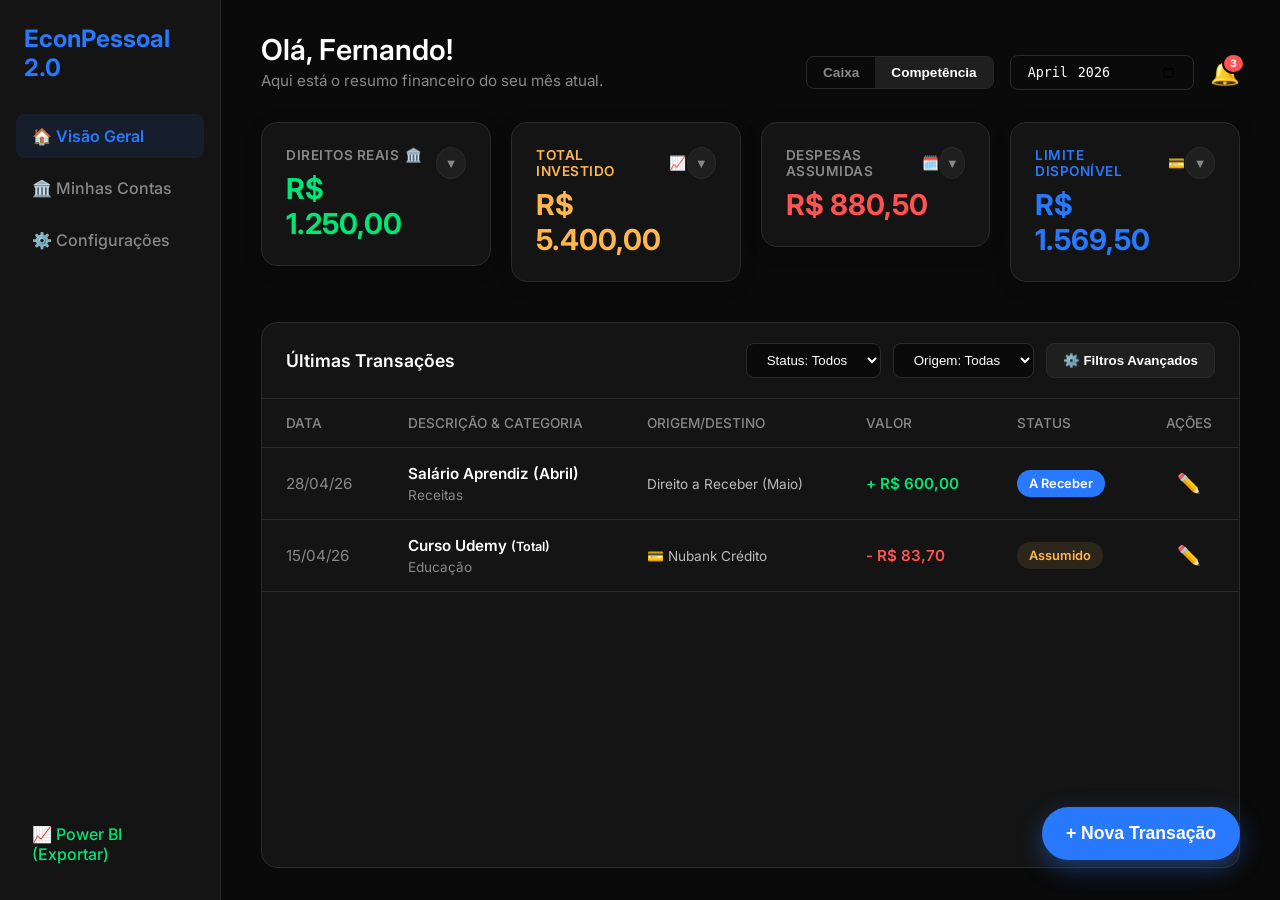
<file: Econfinancas3/mockup.html>
<!DOCTYPE html>
<html lang="pt-BR">
<head>
    <meta charset="UTF-8">
    <meta name="viewport" content="width=device-width, initial-scale=1.0">
    <title>EconPessoal 2.0 - Protótipo Integral (Versão Consolidada)</title>
    <link href="https://fonts.googleapis.com/css2?family=Inter:wght@300;400;500;600;700&display=swap" rel="stylesheet">
    
    <style>
        :root {
            --bg-base: #0a0a0a;
            --bg-panel: #141414;
            --bg-hover: #1f1f1f;
            --text-main: #ffffff;
            --text-muted: #888888;
            --border-color: #2a2a2a;
            
            --accent-primary: #2979ff; 
            --accent-green: #00e676; 
            --accent-green-bg: rgba(0, 230, 118, 0.1);
            --accent-red: #ff5252; 
            --accent-red-bg: rgba(255, 82, 82, 0.1);
            --accent-warn: #ffb74d; 
            --accent-warn-bg: rgba(255, 183, 77, 0.1);

            --sidebar-width: 260px;
        }

        * { box-sizing: border-box; margin: 0; padding: 0; }
        body { font-family: 'Inter', sans-serif; background-color: var(--bg-base); color: var(--text-main); display: flex; height: 100vh; overflow: hidden; }

        /* Botões e Helpers Globais */
        .btn-primary { background-color: var(--accent-primary); color: white; border: none; padding: 10px 20px; border-radius: 8px; font-weight: 600; cursor: pointer; transition: 0.2s; }
        .btn-primary:hover { background-color: #1c54b2; }
        .fab-button { position: absolute; bottom: 40px; right: 40px; background-color: var(--accent-primary); color: white; border: none; border-radius: 50px; padding: 16px 24px; font-size: 1.1rem; font-weight: 600; display: flex; align-items: center; gap: 12px; cursor: pointer; box-shadow: 0 8px 24px rgba(41, 121, 255, 0.4); transition: transform 0.2s; z-index: 100; }
        .fab-button:hover { transform: translateY(-3px); box-shadow: 0 12px 28px rgba(41, 121, 255, 0.5); }
        
        .page-header { margin-bottom: 32px; display: flex; justify-content: space-between; align-items: flex-end; }
        .page-header h1 { font-size: 1.8rem; font-weight: 600; }
        .page-header p { color: var(--text-muted); margin-top: 4px; font-size: 0.95rem; }

        .val-positive { color: var(--accent-green) !important; }
        .val-negative { color: var(--accent-red) !important; }
        .val-warn { color: var(--accent-warn) !important; }

        /* Componentes de Cabeçalho (Toggle e Notificações) */
        .toggle-group { display: flex; background: var(--bg-base); border: 1px solid var(--border-color); border-radius: 8px; overflow: hidden; }
        .toggle-btn { background: transparent; border: none; color: var(--text-muted); padding: 8px 16px; font-size: 0.85rem; font-weight: 600; cursor: pointer; transition: 0.2s; }
        .toggle-btn.active { background: var(--bg-hover); color: var(--text-main); }
        .notification-badge { position: absolute; top: -5px; right: -5px; background: var(--accent-red); color: white; border-radius: 50%; font-size: 0.65rem; padding: 2px 6px; font-weight: 700; border: 2px solid var(--bg-base); }

        /* Sidebar e Layout Base */
        .sidebar { width: var(--sidebar-width); background-color: var(--bg-panel); border-right: 1px solid var(--border-color); display: flex; flex-direction: column; padding: 24px 0; z-index: 10; }
        .brand { padding: 0 24px 32px 24px; font-size: 1.5rem; font-weight: 700; color: var(--accent-primary); display: flex; align-items: center; gap: 10px; }
        .nav-menu { list-style: none; display: flex; flex-direction: column; gap: 8px; padding: 0 16px; }
        .nav-item { display: flex; align-items: center; gap: 12px; padding: 12px 16px; color: var(--text-muted); text-decoration: none; border-radius: 8px; font-weight: 500; transition: all 0.2s ease; cursor: pointer; }
        .nav-item:hover { background-color: var(--bg-hover); color: var(--text-main); }
        .nav-item.active { background-color: rgba(41, 121, 255, 0.1); color: var(--accent-primary); font-weight: 600; }
        .sidebar-spacer { flex-grow: 1; }

        .main-content { flex-grow: 1; display: flex; flex-direction: column; overflow-y: auto; padding: 32px 40px; position: relative; }
        .view { display: none; flex-direction: column; flex-grow: 1; animation: fadeIn 0.3s ease; }
        .view.active { display: flex; }
        @keyframes fadeIn { from { opacity: 0; transform: translateY(10px); } to { opacity: 1; transform: translateY(0); } }
    </style>
</head>
<body>

    <aside class="sidebar">
        <div class="brand">EconPessoal 2.0</div>
        
        <ul class="nav-menu">
            <li class="nav-item active" onclick="switchView('view-dashboard', this)">🏠 Visão Geral</li>
            <li class="nav-item" onclick="switchView('view-accounts', this)">🏛️ Minhas Contas</li>
            <li class="nav-item" onclick="switchView('view-settings', this)">⚙️ Configurações</li>
        </ul>

        <div class="sidebar-spacer"></div>

        <ul class="nav-menu">
            <li class="nav-item" style="color: var(--accent-green);" onclick="alert('Isso fará o download do CSV para o Power BI')">📈 Power BI (Exportar)</li>
        </ul>
    </aside>

    <main class="main-content">
        
        <style>
            /* ESTILOS DO DASHBOARD E NOTIFICAÇÕES */
            .summary-grid { display: grid; grid-template-columns: repeat(4, 1fr); gap: 20px; margin-bottom: 40px; align-items: start; }
            .summary-card { background-color: var(--bg-panel); border: 1px solid var(--border-color); border-radius: 16px; padding: 24px; box-shadow: 0 4px 20px rgba(0,0,0,0.1); transition: 0.3s; }
            .card-top-row { display: flex; justify-content: space-between; align-items: flex-start; }
            .summary-card-title { color: var(--text-muted); font-size: 0.85rem; font-weight: 600; text-transform: uppercase; letter-spacing: 0.5px; margin-bottom: 8px; display: flex; align-items: center; gap: 6px;}
            .summary-card-value { font-size: 1.8rem; font-weight: 700; }
            
            .btn-toggle-details { background: var(--bg-hover); border: 1px solid var(--border-color); color: var(--text-muted); width: 32px; height: 32px; border-radius: 50%; display: flex; align-items: center; justify-content: center; cursor: pointer; transition: 0.2s; font-size: 0.8rem; }
            .btn-toggle-details:hover { color: var(--text-main); background: var(--border-color); transform: translateY(-2px); }
            .card-details { display: none; margin-top: 16px; padding-top: 16px; border-top: 1px dashed var(--border-color); font-size: 0.9rem; color: var(--text-muted); }
            .card-details.show { display: block; animation: fadeIn 0.3s ease; }
            .detail-row { display: flex; justify-content: space-between; margin-bottom: 8px; align-items: center; }

            .table-section { background-color: var(--bg-panel); border: 1px solid var(--border-color); border-radius: 16px; display: flex; flex-direction: column; flex-grow: 1; overflow: hidden; }
            .table-toolbar { padding: 20px 24px; border-bottom: 1px solid var(--border-color); display: flex; justify-content: space-between; align-items: center; }
            .filters { display: flex; gap: 12px; }
            .filter-select { background-color: var(--bg-base); border: 1px solid var(--border-color); color: var(--text-main); padding: 8px 16px; border-radius: 8px; outline: none; cursor: pointer; }

            .data-table { width: 100%; border-collapse: collapse; text-align: left; }
            .data-table th { padding: 16px 24px; color: var(--text-muted); font-weight: 500; font-size: 0.85rem; text-transform: uppercase; border-bottom: 1px solid var(--border-color); }
            .data-table td { padding: 16px 24px; border-bottom: 1px solid var(--border-color); font-size: 0.95rem; vertical-align: middle; }
            .data-table tr:hover td { background-color: rgba(255,255,255,0.02); }

            .badge { padding: 6px 12px; border-radius: 20px; font-size: 0.8rem; font-weight: 600; display: inline-block; }
            .badge-paid { background-color: var(--accent-green-bg); color: var(--accent-green); }
            .badge-open { background-color: var(--accent-warn-bg); color: var(--accent-warn); }
            .desc-text { font-weight: 600; }
            .cat-text { color: var(--text-muted); font-size: 0.85rem; margin-top: 4px; }
            .src-text { font-size: 0.85rem; color: #bbb; display: flex; align-items: center; gap: 6px;}
            .action-btn { background: transparent; border: none; cursor: pointer; font-size: 1.2rem; transition: 0.2s; padding: 4px; border-radius: 4px; }
            .action-btn:hover { background: var(--border-color); }

            /* Painel Flutuante de Notificações */
            .notification-wrapper { position: relative; display: flex; align-items: center; }
            .notifications-dropdown { display: none; position: absolute; top: 40px; right: 0; width: 320px; background: var(--bg-panel); border: 1px solid var(--border-color); border-radius: 12px; box-shadow: 0 10px 30px rgba(0,0,0,0.8); z-index: 200; flex-direction: column; animation: fadeIn 0.2s ease; }
            .notifications-dropdown.show { display: flex; }
            .notif-header { padding: 16px; border-bottom: 1px solid var(--border-color); font-weight: 600; font-size: 0.95rem; display: flex; justify-content: space-between; align-items: center; }
            .notif-mark-read { font-size: 0.75rem; color: var(--accent-primary); cursor: pointer; font-weight: normal; }
            .notif-mark-read:hover { text-decoration: underline; }
            .notif-item { padding: 16px; border-bottom: 1px solid var(--border-color); display: flex; gap: 12px; cursor: pointer; transition: 0.2s; }
            .notif-item:hover { background: var(--bg-hover); }
            .notif-item:last-child { border-bottom: none; }
            .notif-icon { font-size: 1.2rem; display: flex; align-items: flex-start; }
            .notif-content { display: flex; flex-direction: column; gap: 4px; }
            .notif-title { font-size: 0.85rem; font-weight: 600; color: var(--text-main); }
            .notif-desc { font-size: 0.75rem; color: var(--text-muted); line-height: 1.4; }
        </style>

        <section id="view-dashboard" class="view active">
            
            <div class="page-header">
                <div>
                    <h1>Olá, Fernando!</h1>
                    <p>Aqui está o resumo financeiro do seu mês atual.</p>
                </div>
                <div style="display: flex; gap: 16px; align-items: center;">
                    <div class="toggle-group">
                        <button class="toggle-btn" onclick="toggleRegime(this, 'Caixa')">Caixa</button>
                        <button class="toggle-btn active" onclick="toggleRegime(this, 'Competência')">Competência</button>
                    </div>
                    <input type="month" class="filter-select" value="2026-04">
                    
                    <div class="notification-wrapper">
                        <div style="position: relative; cursor: pointer;" title="Notificações e Alertas" onclick="toggleNotifications()">
                            <span style="font-size: 1.5rem;">🔔</span>
                            <span class="notification-badge">3</span>
                        </div>
                        <div class="notifications-dropdown" id="notifDropdown">
                            <div class="notif-header">
                                Alertas do Sistema
                                <span class="notif-mark-read" onclick="alert('Limpando painel...')">Limpar</span>
                            </div>
                            <div class="notif-item">
                                <div class="notif-icon">⚠️</div>
                                <div class="notif-content">
                                    <span class="notif-title" style="color: var(--accent-red);">Limite Excedido!</span>
                                    <span class="notif-desc">Seu cartão Itaú Master ultrapassou o limite em R$ 200,00.</span>
                                </div>
                            </div>
                            <div class="notif-item">
                                <div class="notif-icon">🗓️</div>
                                <div class="notif-content">
                                    <span class="notif-title" style="color: var(--accent-warn);">Fatura Próxima</span>
                                    <span class="notif-desc">A fatura do Nubank vence em 8 dias (20/04). O saldo atual é suficiente.</span>
                                </div>
                            </div>
                            <div class="notif-item">
                                <div class="notif-icon">⚖️</div>
                                <div class="notif-content">
                                    <span class="notif-title" style="color: var(--accent-primary);">Conciliação Pendente</span>
                                    <span class="notif-desc">Há mais de 15 dias você não checa o saldo real do Itaú Corrente.</span>
                                </div>
                            </div>
                        </div>
                    </div>
                </div>
            </div>

            <div class="summary-grid">
                <div class="summary-card">
                    <div class="card-top-row">
                        <div>
                            <div class="summary-card-title">Direitos Reais <span>🏛️</span></div>
                            <div class="summary-card-value val-positive">R$ 1.250,00</div>
                        </div>
                        <button class="btn-toggle-details" title="Expandir detalhes" onclick="toggleDetails('details-banks', this)">▼</button>
                    </div>
                    <div class="card-details" id="details-banks">
                        <div class="detail-row"><span>Nubank Conta</span><span class="val-positive">R$ 650,00</span></div>
                        <div class="detail-row"><span>Itaú Corrente</span><span class="val-positive">R$ 600,00</span></div>
                    </div>
                </div>

                <div class="summary-card">
                    <div class="card-top-row">
                        <div>
                            <div class="summary-card-title" style="color: var(--accent-warn);">Total Investido <span>📈</span></div>
                            <div class="summary-card-value val-warn">R$ 5.400,00</div>
                        </div>
                        <button class="btn-toggle-details" onclick="toggleDetails('details-invest', this)">▼</button>
                    </div>
                    <div class="card-details" id="details-invest">
                        <div class="detail-row"><span>CDB Nubank</span><span class="val-warn">R$ 5.000,00</span></div>
                        <div class="detail-row"><span>Ações / FIIs</span><span class="val-warn">R$ 400,00</span></div>
                    </div>
                </div>

                <div class="summary-card">
                    <div class="card-top-row">
                        <div>
                            <div class="summary-card-title" id="card3-title">Despesas Assumidas <span>🗓️</span></div>
                            <div class="summary-card-value val-negative" id="card3-val">R$ 880,50</div>
                        </div>
                        <button class="btn-toggle-details" onclick="toggleDetails('details-bills', this)">▼</button>
                    </div>
                    <div class="card-details" id="details-bills">
                        <div style="font-size: 0.8rem; font-style: italic; margin-bottom: 10px; color: var(--accent-warn);">
                            Inclui gastos já parcelados que comprometem o orçamento deste mês.
                        </div>
                        <div class="detail-row" style="margin-bottom: 12px;">
                            <div style="display: flex; flex-direction: column;">
                                <span style="font-weight: 600; color: var(--text-main);">Nubank Crédito</span>
                                <span style="font-size: 0.75rem;">Fato Gerador: Abril</span>
                            </div>
                            <span class="val-negative" style="font-weight: 600;">R$ 650,00</span>
                        </div>
                        <div class="detail-row">
                            <div style="display: flex; flex-direction: column;">
                                <span style="font-weight: 600; color: var(--text-main);">Itaú (Internet)</span>
                                <span style="font-size: 0.75rem;">Fato Gerador: Abril</span>
                            </div>
                            <span class="val-negative" style="font-weight: 600;">R$ 230,50</span>
                        </div>
                    </div>
                </div>

                <div class="summary-card">
                    <div class="card-top-row">
                        <div>
                            <div class="summary-card-title" style="color: var(--accent-primary);">Limite Disponível <span>💳</span></div>
                            <div class="summary-card-value" style="color: var(--accent-primary);">R$ 1.569,50</div>
                        </div>
                        <button class="btn-toggle-details" onclick="toggleDetails('details-credit', this)">▼</button>
                    </div>
                    <div class="card-details" id="details-credit">
                        <div class="detail-row" style="margin-bottom: 12px;">
                            <div style="display: flex; flex-direction: column;">
                                <span style="font-weight: 600; color: var(--text-main);">Nubank</span>
                                <span style="font-size: 0.75rem;">Fecha dia 25 (Aberto)</span>
                            </div>
                            <span style="font-weight: 600; color: var(--text-main);">R$ 1.569,50</span>
                        </div>
                        <div class="detail-row">
                            <div style="display: flex; flex-direction: column;">
                                <span style="font-weight: 600; color: var(--text-muted);">Itaú Cartão</span>
                                <span style="font-size: 0.75rem; color: var(--accent-red);">Fechado (Vence dia 17)</span>
                            </div>
                            <span style="font-weight: 600; color: var(--text-muted);">R$ 0,00</span>
                        </div>
                    </div>
                </div>

            </div>

            <div class="table-section">
                <div class="table-toolbar">
                    <h3 style="font-weight: 600; font-size: 1.1rem;">Últimas Transações</h3>
                    <div class="filters">
                        <select class="filter-select"><option>Status: Todos</option><option>🔴 A Pagar</option><option>✅ Pagos</option></select>
                        <select class="filter-select"><option>Origem: Todas</option><option>Nubank</option></select>
                        <button class="filter-select" style="background: var(--bg-hover); font-weight: 600; display: flex; gap: 6px; align-items: center;" onclick="alert('Abre painel lateral com filtros')">
                            ⚙️ Filtros Avançados
                        </button>
                    </div>
                </div>
                <table class="data-table">
                    <thead>
                        <tr>
                            <th>Data</th>
                            <th>Descrição & Categoria</th>
                            <th>Origem/Destino</th>
                            <th>Valor</th>
                            <th>Status</th>
                            <th style="text-align: center;">Ações</th>
                        </tr>
                    </thead>
                    <tbody id="dash-table-body">
                        <tr>
                            <td style="color: var(--text-muted);">28/04/26</td>
                            <td><div class="desc-text">Salário Aprendiz (Abril)</div><div class="cat-text">Receitas</div></td>
                            <td><div class="src-text">Direito a Receber (Maio)</div></td>
                            <td style="font-weight: 600;" class="val-positive">+ R$ 600,00</td>
                            <td><span class="badge badge-open" style="background: var(--accent-primary); color: white;">A Receber</span></td>
                            <td style="text-align: center;"><button class="action-btn" title="Editar">✏️</button></td>
                        </tr>
                        <tr>
                            <td style="color: var(--text-muted);">15/04/26</td>
                            <td><div class="desc-text">Curso Udemy <small>(Total)</small></div><div class="cat-text">Educação</div></td>
                            <td><div class="src-text">💳 Nubank Crédito</div></td>
                            <td style="font-weight: 600;" class="val-negative">- R$ 83,70</td>
                            <td><span class="badge badge-open">Assumido</span></td>
                            <td style="text-align: center;"><button class="action-btn" title="Editar">✏️</button></td>
                        </tr>
                    </tbody>
                </table>
            </div>
            
            <button class="fab-button" onclick="openTransactionModal()">+ Nova Transação</button>
        </section>
        <style>
            .section-header { font-size: 1rem; color: var(--text-muted); font-weight: 600; text-transform: uppercase; letter-spacing: 1px; margin: 32px 0 16px 0; display: flex; align-items: center; gap: 12px; }
            .section-header::after { content: ""; flex: 1; height: 1px; background: var(--border-color); }
            
            .accounts-grid { display: grid; grid-template-columns: repeat(auto-fill, minmax(350px, 1fr)); gap: 24px; }
            .bank-card { background-color: var(--bg-panel); border: 1px solid var(--border-color); border-radius: 16px; overflow: hidden; display: flex; flex-direction: column; }
            .bank-header { padding: 24px; border-bottom: 1px solid var(--border-color); position: relative; }
            .bank-color-strip { position: absolute; top: 0; left: 0; width: 100%; height: 4px; }
            .bank-title-row { display: flex; justify-content: space-between; align-items: center; margin-bottom: 16px; }
            .bank-name { font-size: 1.2rem; font-weight: 600; display: flex; align-items: center; gap: 8px;}
            
            .bank-actions button { background: transparent; border: none; color: var(--text-muted); cursor: pointer; font-size: 1.2rem; transition: 0.2s; }
            .bank-actions button:hover { color: var(--text-main); }
            .bank-balance-label { color: var(--text-muted); font-size: 0.85rem; text-transform: uppercase; letter-spacing: 0.5px; }
            .bank-balance-value { font-size: 1.8rem; font-weight: 700; margin-top: 4px; }
            
            .cards-list { padding: 16px 24px; background-color: rgba(0,0,0,0.2); flex-grow: 1; }
            .cards-list-title { font-size: 0.85rem; color: var(--text-muted); margin-bottom: 12px; font-weight: 600; }
            .credit-card-item { background-color: var(--bg-base); border: 1px solid var(--border-color); border-radius: 12px; padding: 16px; margin-bottom: 12px; display: flex; flex-direction: column; gap: 12px;}
            .cc-top { display: flex; justify-content: space-between; align-items: center; }
            .cc-name { font-weight: 600; color: var(--text-main); display: flex; align-items: center; gap: 8px;}
            .btn-pay-invoice { background-color: var(--accent-green-bg); color: var(--accent-green); border: 1px solid var(--accent-green); padding: 4px 12px; border-radius: 6px; font-size: 0.8rem; font-weight: 600; cursor: pointer;}
            .cc-metrics { display: flex; justify-content: space-between; }
            .cc-metric-col { display: flex; flex-direction: column; }
            .cc-metric-label { font-size: 0.75rem; color: var(--text-muted); }
            .cc-metric-val { font-size: 1rem; font-weight: 600; margin-top: 2px; }
            
            .btn-add-card { width: 100%; padding: 12px; background: transparent; border: 1px dashed var(--border-color); color: var(--text-muted); border-radius: 8px; cursor: pointer; font-weight: 500; transition: 0.2s; }
            .btn-add-card:hover { border-color: var(--text-main); color: var(--text-main); }

            .badge-exceeded { font-size: 0.65rem; color: var(--accent-red); border: 1px solid var(--accent-red); border-radius: 4px; padding: 2px 6px; font-weight: 700; text-transform: uppercase;}
        </style>

        <section id="view-accounts" class="view">
            <div class="page-header">
                <div>
                    <h1>Gestão de Patrimônio</h1>
                    <p>Controle seus bancos, cartões e ativos de investimento.</p>
                </div>
                <button class="btn-primary" onclick="openInstitutionModal()">+ Adicionar Instituição</button>
            </div>

            <div class="section-header">Contas Transacionais (Dia a Dia)</div>
            <div class="accounts-grid">
                <div class="bank-card">
                    <div class="bank-header">
                        <div class="bank-color-strip" style="background-color: #8A05BE;"></div>
                        <div class="bank-title-row">
                            <div class="bank-name">🏛️ Nubank</div>
                            <div class="bank-actions">
                                <button title="Conciliar Saldo (Ajuste Manual)">⚖️</button>
                                <button title="Editar">✏️</button>
                            </div>
                        </div>
                        <div class="bank-balance-label">Saldo em Conta</div>
                        <div class="bank-balance-value">R$ 650,00</div>
                    </div>
                    <div class="cards-list">
                        <div class="cards-list-title">Cartões Ativos</div>
                        <div class="credit-card-item">
                            <div class="cc-top">
                                <div class="cc-name">💳 Roxinho Crédito</div>
                                <button class="btn-pay-invoice" style="background:var(--accent-red-bg); color:var(--accent-red); border-color:var(--accent-red);" 
                                onclick="openInvoiceModal('Itaú Master', 1200.00)">Urgente
                                </button>
                            </div>
                            <div class="cc-metrics">
                                <div class="cc-metric-col"><span class="cc-metric-label">Fatura Atual</span><span class="cc-metric-val val-negative">R$ 430,50</span></div>
                                <div class="cc-metric-col" style="text-align: right;"><span class="cc-metric-label">Limite Total</span><span class="cc-metric-val">R$ 2.000,00</span></div>
                            </div>
                        </div>
                        <button class="btn-add-card">+ Adicionar Cartão</button>
                    </div>
                </div>

                <div class="bank-card">
                    <div class="bank-header">
                        <div class="bank-color-strip" style="background-color: #ec7000;"></div>
                        <div class="bank-title-row">
                            <div class="bank-name">🏛️ Itaú</div>
                            <div class="bank-actions">
                                <button title="Conciliar Saldo">⚖️</button>
                                <button title="Editar">✏️</button>
                            </div>
                        </div>
                        <div class="bank-balance-label">Saldo em Conta</div>
                        <div class="bank-balance-value">R$ 600,00</div>
                    </div>
                    <div class="cards-list">
                        <div class="cards-list-title">Cartões Ativos</div>
                        <div class="credit-card-item" style="border-color: rgba(255, 82, 82, 0.4);">
                            <div class="cc-top">
                                <div class="cc-name">💳 Itaú Master <span class="badge-exceeded">Estourado</span></div>
                                <button class="btn-pay-invoice" style="background:var(--accent-red-bg); color:var(--accent-red); border-color:var(--accent-red);">Urgente</button>
                            </div>
                            <div class="cc-metrics">
                                <div class="cc-metric-col"><span class="cc-metric-label">Fatura Atual</span><span class="cc-metric-val val-negative">R$ 1.200,00</span></div>
                                <div class="cc-metric-col" style="text-align: right;"><span class="cc-metric-label">Limite Total</span><span class="cc-metric-val">R$ 1.000,00</span></div>
                            </div>
                        </div>
                        <button class="btn-add-card">+ Adicionar Cartão</button>
                    </div>
                </div>
            </div>

            <div class="section-header">Carteira de Investimentos (Longo Prazo)</div>
            <div class="accounts-grid">
                <div class="bank-card">
                    <div class="bank-header" style="padding-bottom: 30px;">
                        <div class="bank-color-strip" style="background-color: var(--accent-warn);"></div>
                        <div class="bank-title-row"><div class="bank-name">💰 CDB Liquidez Diária (Nubank)</div></div>
                        <div class="bank-balance-label">Saldo Acumulado</div>
                        <div class="bank-balance-value" style="color: var(--accent-green);">R$ 5.000,00</div>
                    </div>
                </div>
                <div class="bank-card">
                    <div class="bank-header" style="padding-bottom: 30px;">
                        <div class="bank-color-strip" style="background-color: var(--accent-primary);"></div>
                        <div class="bank-title-row"><div class="bank-name">📊 Ações / FIIs (Inter)</div></div>
                        <div class="bank-balance-label">Total Aplicado</div>
                        <div class="bank-balance-value" style="color: var(--accent-green);">R$ 400,00</div>
                    </div>
                </div>
            </div>
            
            <button class="fab-button" onclick="openTransactionModal()">+ Nova Transação</button>
        </section>
        <style>
            .settings-grid { display: grid; grid-template-columns: 1fr 1fr; gap: 32px; }
            .settings-card { background-color: var(--bg-panel); border: 1px solid var(--border-color); border-radius: 16px; padding: 24px; display: flex; flex-direction: column; max-height: 70vh;}
            .settings-card h3 { font-size: 1.2rem; font-weight: 600; margin-bottom: 20px; color: var(--accent-primary); border-bottom: 1px solid var(--border-color); padding-bottom: 12px;}
            
            .input-group { display: flex; gap: 8px; margin-bottom: 24px; }
            .input-text { flex-grow: 1; background-color: var(--bg-base); border: 1px solid var(--border-color); color: white; padding: 10px 16px; border-radius: 8px; outline: none;}
            .btn-add { background-color: var(--accent-green); color: black; border: none; padding: 10px 20px; border-radius: 8px; font-weight: 600; cursor: pointer; }
            
            .list-container { overflow-y: auto; padding-right: 8px; }
            .list-item { display: flex; justify-content: space-between; align-items: center; padding: 12px 16px; background-color: var(--bg-base); border: 1px solid var(--border-color); border-radius: 8px; margin-bottom: 8px; transition: 0.2s; }
            .list-item:hover { border-color: #444; }
            .item-actions button { background: transparent; border: none; cursor: pointer; padding: 4px; border-radius: 4px; transition: 0.2s; }
            .item-actions button:hover { background-color: var(--border-color); }
            
            .fixed-item-info { display: flex; flex-direction: column; gap: 4px; }
            .fixed-item-title { font-weight: 600; color: var(--text-main); }
            .fixed-item-meta { font-size: 0.8rem; color: var(--text-muted); display: flex; gap: 12px; }
            .btn-launch { background-color: var(--accent-primary) !important; color: white !important; font-size: 0.8rem !important; padding: 4px 12px !important; font-weight: 600; }
        </style>

        <section id="view-settings" class="view">
            <div class="page-header">
                <div>
                    <h1>Configurações</h1>
                    <p>Organize suas categorias e automatize seus gastos fixos.</p>
                </div>
            </div>

<div class="settings-grid">
                <div class="settings-card">
                    <h3>Categorias de Transação</h3>
                    <div class="input-group">
                        <input type="text" class="input-text" id="new-category-name" placeholder="Ex: Assinaturas">
                        <button class="btn-add" onclick="addCategory()">+ Criar</button>
                    </div>
                    <div class="list-container" id="category-list">
                        <div class="list-item"><span>Alimentação</span><div class="item-actions"><button title="Excluir" onclick="deleteItem(this)">🗑️</button></div></div>
                        <div class="list-item"><span>Transporte</span><div class="item-actions"><button title="Excluir" onclick="deleteItem(this)">🗑️</button></div></div>
                        <div class="list-item"><span>Educação</span><div class="item-actions"><button title="Excluir" onclick="deleteItem(this)">🗑️</button></div></div>
                    </div>
                </div>

                <div class="settings-card">
                    <h3>Automação de Gastos Fixos</h3>
                    <div style="background-color: var(--bg-base); padding: 16px; border-radius: 8px; border: 1px solid var(--border-color); margin-bottom: 24px;">
                        <div class="input-group" style="margin-bottom: 12px;">
                            <input type="text" class="input-text" id="fixed-name" placeholder="Nome (Ex: Luz)" style="flex: 2;">
                            <input type="number" class="input-text" id="fixed-day" placeholder="Dia" style="width: 80px;">
                            <input type="number" class="input-text" id="fixed-teto" placeholder="Teto (R$)" style="width: 130px;" step="0.01">
                        </div>
                        <div style="display: flex; gap: 8px;">
                            <select class="input-text" id="fixed-method" style="flex: 1;"><option>Débito / Pix</option><option>Cartão Crédito</option></select>
                            <select class="input-text" id="fixed-source" style="flex: 1;"><option>Origem</option><option>Itaú</option><option>Nubank Crédito</option></select>
                            <button class="btn-add" onclick="addFixedExpense()">Salvar</button>
                        </div>
                    </div>

                    <div class="list-container" id="fixed-expense-list">
                        <div class="list-item">
                            <div class="fixed-item-info">
                                <span class="fixed-item-title">Internet Fibra</span>
                                <div class="fixed-item-meta">
                                    <span>Dia 10</span>
                                    <span>Teto: R$ 99,90</span>
                                    <span>💳 Nubank Crédito</span>
                                </div>
                            </div>
                            <div class="item-actions" style="display: flex; gap: 8px;">
                                <button class="btn-launch" onclick="launchExpense('Internet Fibra', 99.90)">🚀 Lançar Mês</button>
                                <button title="Excluir" onclick="deleteItem(this)">🗑️</button>
                            </div>
                        </div>
                    </div>
                </div>
            </div>
            <button class="fab-button" onclick="openTransactionModal()">+ Nova Transação</button>
        </section>
        </main>

    <style>
        .modal-overlay { display: none; position: fixed; top: 0; left: 0; width: 100%; height: 100%; background: rgba(0,0,0,0.7); backdrop-filter: blur(8px); z-index: 1000; justify-content: center; align-items: center; animation: fadeIn 0.2s ease; }
        .modal-overlay.show { display: flex; }
        .transaction-modal { background: var(--bg-panel); width: 100%; max-width: 480px; border-radius: 20px; border: 1px solid var(--border-color); display: flex; flex-direction: column; overflow: hidden; box-shadow: 0 20px 50px rgba(0,0,0,0.5); transform: scale(0.95); transition: transform 0.2s ease; }
        .modal-overlay.show .transaction-modal { transform: scale(1); }
        
        .modal-header { padding: 20px 24px; display: flex; justify-content: space-between; align-items: center; border-bottom: 1px solid var(--border-color); }
        .modal-header h2 { font-size: 1.2rem; font-weight: 600; }
        .btn-close { background: transparent; border: none; color: var(--text-muted); font-size: 1.5rem; cursor: pointer; transition: 0.2s; }
        .btn-close:hover { color: var(--text-main); }
        
        .modal-tabs { display: flex; border-bottom: 1px solid var(--border-color); background-color: rgba(255,255,255,0.01); }
        .modal-tab { flex: 1; padding: 16px 0; text-align: center; background: transparent; border: none; color: var(--text-muted); font-weight: 600; font-size: 0.85rem; cursor: pointer; border-bottom: 2px solid transparent; transition: 0.2s; }
        
        .modal-tab.active-expense { color: var(--accent-red); border-bottom-color: var(--accent-red); background-color: var(--accent-red-bg); }
        .modal-tab.active-income { color: var(--accent-green); border-bottom-color: var(--accent-green); background-color: var(--accent-green-bg); }
        .modal-tab.active-transfer { color: var(--accent-primary); border-bottom-color: var(--accent-primary); background-color: rgba(41, 121, 255, 0.1); }
        .modal-tab.active-invest { color: var(--accent-warn); border-bottom-color: var(--accent-warn); background-color: var(--accent-warn-bg); }
        .modal-tab.active-inst-bank { color: var(--accent-primary); border-bottom-color: var(--accent-primary); background-color: rgba(41, 121, 255, 0.1); }
        .modal-tab.active-inst-invest { color: var(--accent-warn); border-bottom-color: var(--accent-warn); background-color: var(--accent-warn-bg); }

        .modal-body { padding: 24px; }
        .transaction-form { display: none; flex-direction: column; gap: 20px; animation: fadeIn 0.3s ease; }
        .transaction-form.active { display: flex; }
        
        .value-input-wrapper { display: flex; flex-direction: column; align-items: center; margin-bottom: 10px; }
        .value-label { font-size: 0.85rem; color: var(--text-muted); text-transform: uppercase; letter-spacing: 1px; font-weight: 600; margin-bottom: 8px; }
        .value-input-container { display: flex; align-items: center; justify-content: center; gap: 8px; }
        
        .currency-select { background: transparent; border: none; color: var(--text-muted); font-size: 2rem; font-weight: 700; outline: none; cursor: pointer; appearance: none; -moz-appearance: none; -webkit-appearance: none; }
        .currency-select:hover { color: white; }
        .value-input { background: transparent; border: none; color: var(--text-main); font-size: 3rem; font-weight: 700; width: 200px; text-align: center; outline: none; font-family: inherit; }
        .value-input::placeholder { color: #333; }
        
        .form-expense .value-input { color: var(--accent-red); }
        .form-income .value-input { color: var(--accent-green); }
        .form-transfer .value-input { color: var(--accent-primary); }
        .form-invest .value-input { color: var(--accent-warn); }

        .form-group { display: flex; flex-direction: column; gap: 8px; }
        .form-row { display: flex; gap: 16px; }
        .form-group label { font-size: 0.85rem; color: var(--text-muted); font-weight: 500; }
        .form-control { background: var(--bg-base); border: 1px solid var(--border-color); color: var(--text-main); padding: 12px 16px; border-radius: 8px; font-family: inherit; font-size: 1rem; outline: none; width: 100%; box-sizing: border-box;}
        
        input[type="color"] { -webkit-appearance: none; border: none; width: 100%; height: 44px; border-radius: 8px; cursor: pointer; background: transparent; padding: 0;}
        input[type="color"]::-webkit-color-swatch-wrapper { padding: 0; }
        input[type="color"]::-webkit-color-swatch { border: 1px solid var(--border-color); border-radius: 8px; }

        .btn-submit { width: 100%; padding: 16px; border: none; border-radius: 12px; font-size: 1.05rem; font-weight: 600; cursor: pointer; transition: 0.2s; margin-top: 10px; }
        .btn-expense { background-color: var(--accent-red); color: white; }
        .btn-income { background-color: var(--accent-green); color: black; }
        .btn-transfer { background-color: var(--accent-primary); color: white; }
        .btn-invest { background-color: var(--accent-warn); color: black; }

        .invest-toggle-box { display: flex; gap: 10px; margin-bottom: 10px; }
        .invest-toggle-label { flex: 1; padding: 12px; text-align: center; background: var(--bg-base); border: 1px solid var(--border-color); border-radius: 8px; cursor: pointer; font-weight: 600; transition: 0.2s; color: var(--text-muted); }
        .invest-toggle-label:hover { background: var(--bg-hover); }
        .invest-toggle-label input { display: none; }
        .invest-toggle-label.active { border-color: var(--accent-warn); color: var(--accent-warn); background: var(--accent-warn-bg); }
    </style>

    <div class="modal-overlay" id="transactionModal">
        <div class="transaction-modal">
            <div class="modal-header">
                <h2>Novo Registro</h2>
                <button class="btn-close" onclick="closeTransactionModal()">&times;</button>
            </div>
            <div class="modal-tabs">
                <button class="modal-tab active-expense" onclick="switchModalTab('expense', this)">🔴 Saída</button>
                <button class="modal-tab" onclick="switchModalTab('income', this)">🟢 Entrada</button>
                <button class="modal-tab" onclick="switchModalTab('transfer', this)">🔄 Transf.</button>
                <button class="modal-tab" onclick="switchModalTab('invest', this)">📈 Investir</button>
            </div>
            <div class="modal-body">
                <form id="form-expense" class="transaction-form form-expense active">
                    <div class="value-input-wrapper">
                        <div class="value-label" id="label-val-exp">Valor da Saída</div>
                        <div class="value-input-container">
                            <select class="currency-select" title="Alterar Moeda"><option>R$</option><option>US$</option><option>€</option></select>
                            <input type="number" class="value-input" placeholder="0,00" step="0.01">
                        </div>
                    </div>
                    <div class="form-group"><label>Descrição</label><input type="text" class="form-control" placeholder="Ex: Compras no Mercado"></div>
                    <div class="form-row">
                        <div class="form-group" style="flex: 1;"><label>Categoria</label><select class="form-control"><option>Alimentação</option><option>Transporte</option></select></div>
                        <div class="form-group" style="flex: 1;"><label>Data</label><input type="date" class="form-control" value="2026-04-12"></div>
                    </div>
                    <div class="form-row">
                        <div class="form-group" style="flex: 1;"><label>Método</label><select class="form-control"><option>Cartão de Crédito</option><option>Pix</option></select></div>
                        <div class="form-group" style="flex: 1;"><label>Origem</label><select class="form-control"><option>💳 Nubank Crédito</option></select></div>
                    </div>
                    <div class="form-group"><label>Parcelas</label><select class="form-control"><option>1x (À vista)</option><option>2x</option></select></div>
                    <button type="button" class="btn-submit btn-expense" onclick="closeTransactionModal()">Registrar Saída</button>
                </form>

                <form id="form-income" class="transaction-form form-income">
                    <div class="value-input-wrapper">
                        <div class="value-label">Valor Recebido</div>
                        <div class="value-input-container"><select class="currency-select"><option>R$</option><option>US$</option><option>€</option></select><input type="number" class="value-input" placeholder="0,00" step="0.01"></div>
                    </div>
                    <div class="form-group"><label>Descrição da Receita</label><input type="text" class="form-control" placeholder="Ex: Salário, Freela"></div>
                    <div class="form-row">
                        <div class="form-group" style="flex: 1;"><label>Data</label><input type="date" class="form-control" value="2026-04-12"></div>
                        <div class="form-group" style="flex: 1;"><label>Destino (Conta)</label><select class="form-control"><option>🏛️ Itaú Corrente</option></select></div>
                    </div>
                    <button type="button" class="btn-submit btn-income" onclick="closeTransactionModal()">Registrar Entrada</button>
                </form>

                <form id="form-transfer" class="transaction-form form-transfer">
                    <div class="value-input-wrapper">
                        <div class="value-label">Valor a Transferir</div>
                        <div class="value-input-container"><select class="currency-select"><option>R$</option><option>US$</option><option>€</option></select><input type="number" class="value-input" placeholder="0,00" step="0.01"></div>
                    </div>
                    <div class="form-row">
                        <div class="form-group" style="flex: 1;"><label>De (Origem)</label><select class="form-control"><option>🏛️ Nubank Conta</option></select></div>
                        <div class="form-group" style="flex: 1;"><label>Para (Destino)</label><select class="form-control"><option>🏛️ Itaú Corrente</option></select></div>
                    </div>
                    <div class="form-group"><label>Data</label><input type="date" class="form-control" value="2026-04-12"></div>
                    <button type="button" class="btn-submit btn-transfer" onclick="closeTransactionModal()">Efetuar Transferência</button>
                </form>

                <form id="form-invest" class="transaction-form form-invest">
                    <div class="invest-toggle-box">
                        <label class="invest-toggle-label active" id="lbl-aporte" onclick="switchInvestMode('aporte')"><input type="radio" name="invest_type" value="aporte" checked> 🟢 Aporte</label>
                        <label class="invest-toggle-label" id="lbl-resgate" onclick="switchInvestMode('resgate')"><input type="radio" name="invest_type" value="resgate"> 🔴 Resgate</label>
                    </div>
                    <div class="value-input-wrapper">
                        <div class="value-label" style="color: var(--accent-warn);" id="invest-val-title">Valor do Aporte</div>
                        <div class="value-input-container"><select class="currency-select"><option>R$</option><option>US$</option><option>€</option></select><input type="number" class="value-input" placeholder="0,00" step="0.01"></div>
                    </div>
                    <div class="form-group"><label>Ativo / Descrição</label><input type="text" class="form-control" placeholder="Ex: Tesouro Selic, Compra WEGE3"></div>
                    <div class="form-row">
                        <div class="form-group" style="flex: 1;"><label id="invest-lbl-origem">Tirar de: (Conta Base)</label><select class="form-control"><option>🏛️ Itaú Corrente</option></select></div>
                        <div class="form-group" style="flex: 1;"><label id="invest-lbl-destino">Aplicar em: (Carteira)</label><select class="form-control"><option>💰 CDB Nubank</option></select></div>
                    </div>
                    <div class="form-row" id="invest-date-row">
                            <div class="form-group" style="flex: 1;">
                                <label>Tipo de Liquidez</label>
                                <select class="form-control" id="invest-liquidity-type" onchange="toggleLiquidityDate()">
                                    <option value="imediata">🚀 Resgate Imediato (D+0)</option>
                                    <option value="fixa">📅 Data Específica (Vencimento)</option>
                                </select>
                            </div>
                            <div class="form-group" style="flex: 1;" id="liquidity-date-container" style="display: none;">
                                <label>Data de Resgate</label>
                                <input type="date" class="form-control" id="invest-liquidity-date">
                            </div>
                        </div>
                    <button type="button" class="btn-submit btn-invest" id="btn-submit-invest" onclick="closeTransactionModal()">Confirmar Operação</button>
                </form>
            </div>
        </div>
    </div>

    <div class="modal-overlay" id="institutionModal">
        <div class="transaction-modal">
            <div class="modal-header">
                <h2>Adicionar Instituição</h2>
                <button class="btn-close" onclick="closeInstitutionModal()">&times;</button>
            </div>
            <div class="modal-tabs">
                <button class="modal-tab active-inst-bank" onclick="switchInstTab('bank', this)">🏛️ Conta Bancária</button>
                <button class="modal-tab" onclick="switchInstTab('invest', this)">📈 Carteira (Invest)</button>
            </div>
            <div class="modal-body">
                <form id="form-inst-bank" class="transaction-form active">
                    <div class="form-group"><label>Nome do Banco / Instituição</label><input type="text" class="form-control" placeholder="Ex: Banco do Brasil, C6 Bank"></div>
                    <div class="form-row">
                        <div class="form-group" style="flex: 2;"><label>Tipo de Conta</label><select class="form-control"><option>Conta Corrente</option><option>Conta Pagamento</option><option>Poupança</option></select></div>
                        <div class="form-group" style="flex: 1;"><label>Cor do Card</label><input type="color" value="#2979ff"></div>
                    </div>
                    <div class="form-group"><label>Saldo Inicial (R$)</label><input type="number" class="form-control" placeholder="0,00" step="0.01"></div>
                    <button type="button" class="btn-submit" style="background: var(--accent-primary); color: white;" onclick="closeInstitutionModal()">Salvar Conta</button>
                </form>

                <form id="form-inst-invest" class="transaction-form">
                    <div class="form-group"><label>Nome da Corretora / Ativo Pai</label><input type="text" class="form-control" placeholder="Ex: XP Investimentos, Binance"></div>
                    <div class="form-row">
                        <div class="form-group" style="flex: 2;"><label>Categoria Principal</label><select class="form-control"><option>Renda Fixa</option><option>Renda Variável (Ações/FIIs)</option><option>Criptomoedas</option></select></div>
                        <div class="form-group" style="flex: 1;"><label>Cor do Card</label><input type="color" value="#ffb74d"></div>
                    </div>
                    <div class="form-group"><label>Saldo Inicial Aplicado (R$)</label><input type="number" class="form-control" placeholder="0,00" step="0.01"></div>
                    <button type="button" class="btn-submit" style="background: var(--accent-warn); color: black;" onclick="closeInstitutionModal()">Criar Carteira</button>
                </form>
            </div>
        </div>
    </div>
<div class="modal-overlay" id="invoiceModal">
        <div class="transaction-modal">
            <div class="modal-header">
                <h2>Pagar Fatura</h2>
                <button class="btn-close" onclick="closeInvoiceModal()">&times;</button>
            </div>
            <div class="modal-body">
                <form class="transaction-form active" style="display: flex;">
                    
                    <div style="text-align: center; margin-bottom: 16px;">
                        <span style="color: var(--text-muted); font-size: 0.85rem;" id="invoice-card-name">Cartão</span>
                        <div style="font-size: 2rem; font-weight: 700; color: var(--accent-red);" id="invoice-total-val">R$ 0,00</div>
                        <span style="font-size: 0.75rem; color: var(--text-muted);">Valor Fechado</span>
                    </div>

                    <div class="form-group">
                        <label>Valor que será pago (R$)</label>
                        <input type="number" class="form-control" id="invoice-pay-input" step="0.01" oninput="checkInvoiceRollover()">
                    </div>

                    <div id="invoice-warning" style="display: none; padding: 12px; background: var(--accent-warn-bg); border: 1px solid var(--accent-warn); border-radius: 8px; color: var(--accent-warn); font-size: 0.8rem; font-weight: 500; line-height: 1.4;">
                        ⚠️ Pagamento Parcial: A diferença de <strong id="invoice-diff">R$ 0,00</strong> será lançada como "Saldo Remanescente" na sua próxima fatura, com possíveis juros.
                    </div>

                    <div class="form-row">
                        <div class="form-group" style="flex: 2;">
                            <label>Tirar dinheiro de: (Origem)</label>
                            <select class="form-control"><option>🏛️ Itaú Corrente</option><option>🏛️ Nubank Conta</option></select>
                        </div>
                        <div class="form-group" style="flex: 1;">
                            <label>Data</label>
                            <input type="date" class="form-control" value="2026-04-12">
                        </div>
                    </div>
                    
                    <button type="button" class="btn-submit" style="background: var(--accent-green); color: black;" onclick="closeInvoiceModal()">Confirmar Pagamento</button>
                </form>
            </div>
        </div>
    </div>
    <script>
        // Lógica Global e UI
        function switchView(viewId, element) {
            document.querySelectorAll('.nav-item').forEach(el => el.classList.remove('active'));
            element.classList.add('active');
            document.querySelectorAll('.view').forEach(el => el.classList.remove('active'));
            document.getElementById(viewId).classList.add('active');
        }

        function toggleDetails(id, btn) {
            const el = document.getElementById(id);
            if (el.classList.contains('show')) {
                el.classList.remove('show');
                btn.innerHTML = '▼';
            } else {
                el.classList.add('show');
                btn.innerHTML = '▲'; 
            }
        }

        function toggleNotifications() {
            document.getElementById('notifDropdown').classList.toggle('show');
        }

        // Motor: Caixa vs Competência
        function toggleRegime(element, regime) {
            document.querySelectorAll('.toggle-btn').forEach(btn => btn.classList.remove('active'));
            element.classList.add('active');

            const card3Title = document.getElementById('card3-title');
            const card3Val = document.getElementById('card3-val');
            const card3Details = document.getElementById('details-bills');
            const tableBody = document.getElementById('dash-table-body');

            if (regime === 'Caixa') {
                card3Title.innerHTML = 'Faturas a Pagar <span>💳</span>';
                card3Val.innerText = 'R$ 430,50';
                card3Details.innerHTML = `
                    <div style="font-size: 0.8rem; font-style: italic; margin-bottom: 10px; color: var(--accent-red);">
                        Dinheiro que precisará sair fisicamente da sua conta neste mês.
                    </div>
                    <div class="detail-row" style="margin-bottom: 12px;">
                        <div style="display: flex; flex-direction: column;">
                            <span style="font-weight: 600; color: var(--text-main);">Nubank Crédito</span>
                            <span style="font-size: 0.75rem;">Vence: 20/04</span>
                        </div>
                        <span class="val-negative" style="font-weight: 600;">R$ 200,00</span>
                    </div>
                    <div class="detail-row">
                        <div style="display: flex; flex-direction: column;">
                            <span style="font-weight: 600; color: var(--text-main);">Itaú (Internet)</span>
                            <span style="font-size: 0.75rem;">Vence: 30/04</span>
                        </div>
                        <span class="val-negative" style="font-weight: 600;">R$ 230,50</span>
                    </div>
                `;
                tableBody.innerHTML = `
                    <tr>
                        <td style="color: var(--text-muted);">20/04/26</td>
                        <td><div class="desc-text">Pagamento Fatura Nubank</div><div class="cat-text">Cartões</div></td>
                        <td><div class="src-text">Itaú ➔ Nubank</div></td>
                        <td style="font-weight: 600;" class="val-negative">- R$ 200,00</td>
                        <td><span class="badge badge-paid">Liquidado</span></td>
                        <td style="text-align: center;"><button class="action-btn" title="Estornar">↩️</button></td>
                    </tr>
                    <tr>
                        <td style="color: var(--text-muted);">05/04/26</td>
                        <td><div class="desc-text">Salário Aprendiz (Ref. Março)</div><div class="cat-text">Receitas</div></td>
                        <td><div class="src-text">🏛️ Itaú Corrente</div></td>
                        <td style="font-weight: 600;" class="val-positive">+ R$ 600,00</td>
                        <td><span class="badge badge-paid">Recebido</span></td>
                        <td style="text-align: center;"><button class="action-btn" title="Estornar">↩️</button></td>
                    </tr>
                `;
            } else {
                card3Title.innerHTML = 'Despesas Assumidas <span>🗓️</span>';
                card3Val.innerText = 'R$ 880,50';
                card3Details.innerHTML = `
                    <div style="font-size: 0.8rem; font-style: italic; margin-bottom: 10px; color: var(--accent-warn);">
                        Inclui gastos já parcelados que comprometem o orçamento deste mês.
                    </div>
                    <div class="detail-row" style="margin-bottom: 12px;">
                        <div style="display: flex; flex-direction: column;">
                            <span style="font-weight: 600; color: var(--text-main);">Nubank Crédito</span>
                            <span style="font-size: 0.75rem;">Fato Gerador: Abril</span>
                        </div>
                        <span class="val-negative" style="font-weight: 600;">R$ 650,00</span>
                    </div>
                    <div class="detail-row">
                        <div style="display: flex; flex-direction: column;">
                            <span style="font-weight: 600; color: var(--text-main);">Itaú (Internet)</span>
                            <span style="font-size: 0.75rem;">Fato Gerador: Abril</span>
                        </div>
                        <span class="val-negative" style="font-weight: 600;">R$ 230,50</span>
                    </div>
                `;
                tableBody.innerHTML = `
                    <tr>
                        <td style="color: var(--text-muted);">28/04/26</td>
                        <td><div class="desc-text">Salário Aprendiz (Abril)</div><div class="cat-text">Receitas</div></td>
                        <td><div class="src-text">Direito a Receber (Maio)</div></td>
                        <td style="font-weight: 600;" class="val-positive">+ R$ 600,00</td>
                        <td><span class="badge badge-open" style="background: var(--accent-primary); color: white;">A Receber</span></td>
                        <td style="text-align: center;"><button class="action-btn" title="Editar">✏️</button></td>
                    </tr>
                    <tr>
                        <td style="color: var(--text-muted);">15/04/26</td>
                        <td><div class="desc-text">Curso Udemy <small>(Total)</small></div><div class="cat-text">Educação</div></td>
                        <td><div class="src-text">💳 Nubank Crédito</div></td>
                        <td style="font-weight: 600;" class="val-negative">- R$ 83,70</td>
                        <td><span class="badge badge-open">Assumido</span></td>
                        <td style="text-align: center;"><button class="action-btn" title="Editar">✏️</button></td>
                    </tr>
                `;
            }
        }

        // Lógicas do Modal de Transações
        function openTransactionModal() { document.getElementById('transactionModal').classList.add('show'); }
        function closeTransactionModal() { document.getElementById('transactionModal').classList.remove('show'); }

        function switchModalTab(tabType, element) {
            const tabs = document.querySelectorAll('#transactionModal .modal-tab');
            tabs.forEach(tab => { tab.classList.remove('active-expense', 'active-income', 'active-transfer', 'active-invest'); });
            element.classList.add(`active-${tabType}`);

            document.querySelectorAll('#transactionModal .transaction-form').forEach(form => { form.classList.remove('active'); });
            document.getElementById(`form-${tabType}`).classList.add('active');
        }

    function switchInvestMode(mode) {
            document.getElementById('lbl-aporte').classList.remove('active');
            document.getElementById('lbl-resgate').classList.remove('active');
            
            const dateRow = document.getElementById('invest-date-row');
            const valTitle = document.getElementById('invest-val-title');
            const lblOrigem = document.getElementById('invest-lbl-origem');
            const lblDestino = document.getElementById('invest-lbl-destino');

            if (mode === 'aporte') {
                document.getElementById('lbl-aporte').classList.add('active');
                valTitle.innerText = "Valor do Aporte";
                lblOrigem.innerText = "Tirar de: (Conta Base)";
                lblDestino.innerText = "Aplicar em: (Carteira)";
                
                // Restaura a lógica de liquidez para Aporte
                dateRow.innerHTML = `
                    <div class="form-group" style="flex: 1;">
                        <label>Tipo de Liquidez</label>
                        <select class="form-control" id="invest-liquidity-type" onchange="toggleLiquidityDate()">
                            <option value="imediata">🚀 Resgate Imediato (D+0)</option>
                            <option value="fixa">📅 Data Específica (Vencimento)</option>
                        </select>
                    </div>
                    <div class="form-group" style="flex: 1; display: none;" id="liquidity-date-container">
                        <label>Data de Resgate</label>
                        <input type="date" class="form-control" id="invest-liquidity-date">
                    </div>
                `;
            } else {
                document.getElementById('lbl-resgate').classList.add('active');
                valTitle.innerText = "Valor do Resgate";
                lblOrigem.innerText = "Resgatar de: (Carteira)";
                lblDestino.innerText = "Enviar para: (Conta Base)";
                
                // No resgate, apenas a data da operação importa
                dateRow.innerHTML = `
                    <div class="form-group" style="flex: 1;">
                        <label>Data do Resgate</label>
                        <input type="date" class="form-control" value="2026-04-12">
                    </div>
                `;
            }
        }

        // Lógicas do Modal de Instituição
        function openInstitutionModal() { document.getElementById('institutionModal').classList.add('show'); }
        function closeInstitutionModal() { document.getElementById('institutionModal').classList.remove('show'); }

        function switchInstTab(tabType, element) {
            const tabs = document.querySelectorAll('#institutionModal .modal-tab');
            tabs.forEach(tab => { tab.classList.remove('active-inst-bank', 'active-inst-invest'); });
            element.classList.add(`active-inst-${tabType}`);

            document.querySelectorAll('#institutionModal .transaction-form').forEach(form => { form.classList.remove('active'); });
            document.getElementById(`form-inst-${tabType}`).classList.add('active');
        }
        // ==========================================
        // LÓGICAS DO MODAL DE PAGAMENTO DE FATURA
        // ==========================================
        let currentInvoiceTotal = 0;

        function openInvoiceModal(cardName, totalAmount) {
            currentInvoiceTotal = totalAmount;
            
            // Preenche os dados no modal
            document.getElementById('invoice-card-name').innerText = cardName;
            document.getElementById('invoice-total-val').innerText = 'R$ ' + totalAmount.toFixed(2).replace('.', ',');
            
            // Define o valor inicial do input como o valor total (Pagamento integral)
            const payInput = document.getElementById('invoice-pay-input');
            payInput.value = totalAmount;
            
            // Reseta o aviso
            checkInvoiceRollover();

            document.getElementById('invoiceModal').classList.add('show');
        }

        function closeInvoiceModal() { 
            document.getElementById('invoiceModal').classList.remove('show'); 
        }

        // Lógica visual da RN04 (Transbordo / Rollover)
// Lógica visual da RN04 e RN06 (Amortização e Trava de Excesso)
        function checkInvoiceRollover() {
            const inputVal = parseFloat(document.getElementById('invoice-pay-input').value) || 0;
            const warningBox = document.getElementById('invoice-warning');
            
            // Pegamos o botão de confirmar pagamento para poder bloqueá-lo
            const submitBtn = document.querySelector('#invoiceModal .btn-submit');

            if (inputVal < currentInvoiceTotal && inputVal > 0) {
                // Cenário 1: Pagamento Parcial (Amortização) - PERMITIDO
                const diff = currentInvoiceTotal - inputVal;
                warningBox.style.display = 'block';
                warningBox.style.background = 'rgba(41, 121, 255, 0.1)';
                warningBox.style.borderColor = 'var(--accent-primary)';
                warningBox.style.color = 'var(--accent-primary)';
                warningBox.innerHTML = `ℹ️ <strong>Amortização:</strong> Restará um saldo de <strong>R$ ${diff.toFixed(2).replace('.', ',')}</strong> nesta fatura. Lembre-se de quitar o total até o vencimento.`;
                
                // Libera o botão
                submitBtn.disabled = false;
                submitBtn.style.opacity = '1';
                submitBtn.style.cursor = 'pointer';
                
            } else if (inputVal > currentInvoiceTotal) {
                // Cenário 2: Pagamento Maior (Trava RN06) - BLOQUEADO
                warningBox.style.display = 'block';
                warningBox.style.background = 'var(--accent-red-bg)';
                warningBox.style.borderColor = 'var(--accent-red)';
                warningBox.style.color = 'var(--accent-red)';
                warningBox.innerHTML = `❌ <strong>Valor Inválido:</strong> Não é possível pagar um valor maior que a fatura. Para liberar mais limite, faça um aporte na aba de Investimentos (ex: CDB Mais Limite).`;
                
                // Bloqueia o botão
                submitBtn.disabled = true;
                submitBtn.style.opacity = '0.5';
                submitBtn.style.cursor = 'not-allowed';
                
            } else {
                // Cenário 3: Pagamento Exato (ou input zerado) - PERMITIDO
                warningBox.style.display = 'none';
                submitBtn.disabled = false;
                submitBtn.style.opacity = '1';
                submitBtn.style.cursor = 'pointer';
            }
        }
        // Lógica para mostrar/esconder a data de liquidez (RN20)
        function toggleLiquidityDate() {
            const type = document.getElementById('invest-liquidity-type').value;
            const container = document.getElementById('liquidity-date-container');
            
            if (type === 'fixa') {
                container.style.display = 'block';
            } else {
                container.style.display = 'none';
            }
        }
        // ==========================================
        // LÓGICAS DA TELA DE CONFIGURAÇÕES
        // ==========================================
        
        // Função universal para deletar um item da lista (Categoria ou Gasto Fixo)
        function deleteItem(btnElement) {
            if(confirm("Tem certeza que deseja excluir este item?")) {
                // Navega pelo HTML até achar a div 'list-item' pai e a remove
                const listItem = btnElement.closest('.list-item');
                listItem.remove();
            }
        }

        // Criar nova Categoria
        function addCategory() {
            const input = document.getElementById('new-category-name');
            const val = input.value.trim();
            if (!val) { alert("Digite um nome para a categoria!"); return; }

            const list = document.getElementById('category-list');
            const newItem = document.createElement('div');
            newItem.className = 'list-item';
            newItem.innerHTML = `<span>${val}</span><div class="item-actions"><button title="Excluir" onclick="deleteItem(this)">🗑️</button></div>`;
            
            list.prepend(newItem); // Adiciona no topo
            input.value = ''; // Limpa o campo
        }

        // Criar novo Gasto Fixo
        function addFixedExpense() {
            const name = document.getElementById('fixed-name').value;
            const day = document.getElementById('fixed-day').value;
            const teto = document.getElementById('fixed-teto').value;
            const source = document.getElementById('fixed-source').value;

            if (!name || !day || !teto) { alert("Preencha o Nome, Dia e Teto para salvar o gasto fixo."); return; }

            const list = document.getElementById('fixed-expense-list');
            const newItem = document.createElement('div');
            newItem.className = 'list-item';
            newItem.innerHTML = `
                <div class="fixed-item-info">
                    <span class="fixed-item-title">${name}</span>
                    <div class="fixed-item-meta">
                        <span>Dia ${day}</span>
                        <span>Teto: R$ ${parseFloat(teto).toFixed(2).replace('.',',')}</span>
                        <span>${source}</span>
                    </div>
                </div>
                <div class="item-actions" style="display: flex; gap: 8px;">
                    <button class="btn-launch" onclick="launchExpense('${name}', ${teto})">🚀 Lançar Mês</button>
                    <button title="Excluir" onclick="deleteItem(this)">🗑️</button>
                </div>
            `;
            
            list.prepend(newItem);
            // Limpa os campos após salvar
            document.getElementById('fixed-name').value = '';
            document.getElementById('fixed-day').value = '';
            document.getElementById('fixed-teto').value = '';
        }

        // Lógica de Lançamento de Gasto Fixo (Teto vs Valor Real)
        function launchExpense(name, teto) {
            const valorReal = prompt(`Lançamento Rápido: ${name}\n\nO Teto/Valor programado é R$ ${teto.toFixed(2).replace('.',',')}.\nDigite o valor exato da fatura deste mês:`, teto);
            
            if (valorReal !== null) {
                const valorFormatado = parseFloat(valorReal.replace(',','.')).toFixed(2);
                if (isNaN(valorFormatado)) {
                    alert("Valor inválido. Operação cancelada.");
                    return;
                }
                alert(`✅ Sucesso! A despesa "${name}" no valor de R$ ${valorFormatado} foi lançada no Dashboard do mês atual.`);
                // No futuro, isso acionaria a API do Python para salvar no banco de dados.
            }
        }
    </script>
</body>
</html>
</file>
